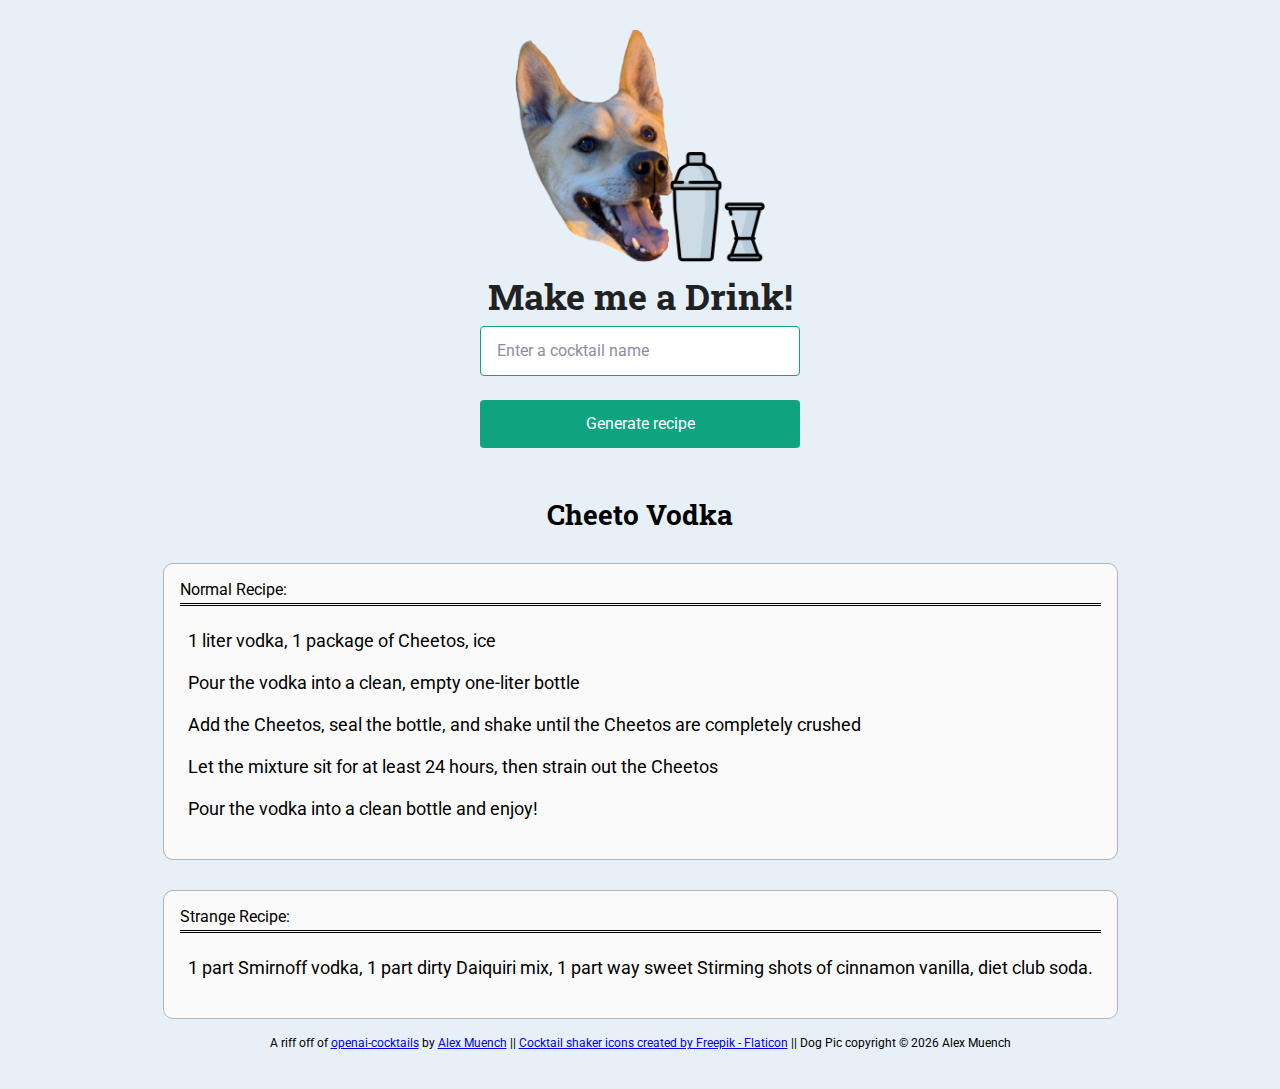
<file: test-file.html>
<!DOCTYPE html>

<head>
    <title>Bartender @ Dogshell.XYZ</title>
    <link rel="shortcut icon" href="/static/headerimg.ico" />
    <link rel="stylesheet" href="/static/main.css" />
    <script>
        window.parser = (sample) => {
            const split = sample.split(".");
            if (split.length > 1) {
                return split.join("<br/><br/>");
            }
            return sample;

        }
    </script>
</head>

<body>
    <main>
        <header class="header">
            <img src="/static/headerimg.png">
            <h3>Make me a Drink!</h3>
        </header>
        <form action="/" method="post">
            <input type="text" name="cocktail" placeholder="Enter a cocktail name" required />
            <input type="submit" value="Generate recipe" />
        </form>

        <div class="drink-output">
            <h4 class=" drinktitle">cheeto vodka</h4>
            <div class="normal-drink drink-card">
                <div class="drink-style">Normal Recipe:</div>
                <div class="result ">


                    <script>
                        document.write(window.parser("1 liter vodka, 1 package of Cheetos, ice. Pour the vodka into a clean, empty one-liter bottle. Add the Cheetos, seal the bottle, and shake until the Cheetos are completely crushed. Let the mixture sit for at least 24 hours, then strain out the Cheetos. Pour the vodka into a clean bottle and enjoy!"))

                    </script>

                    <!-- 1 liter vodka, 1 package of Cheetos, ice. Pour the vodka into a clean,
                    empty
                    one-liter bottle. Add the Cheetos, seal the bottle, and shake until the Cheetos are completely
                    crushed.
                    Let
                    the
                    mixture sit for at least 24 hours, then strain out the Cheetos. Pour the vodka into a clean bottle
                    and
                    enjoy! -->
                </div>
            </div>
            <div class="strange-drink drink-card">
                <div class="drink-style">Strange Recipe:</div>
                <div class="result">
                    1 part Smirnoff vodka, 1 part dirty Daiquiri mix, 1 part way sweet Stirming shots of cinnamon
                    vanilla,
                    diet
                    club
                    soda.
                </div>
            </div>
        </div>
    </main>
    <footer>
        <p>A riff off of <a href="https://github.com/andrrey/openai-cocktails" target="_blank">openai-cocktails</a> by
            <a href="https://alexmuen.ch" target="_blank">Alex Muench</a> || <a target="_blank"
                href="https://www.flaticon.com/free-icons/cocktail-shaker" title="cocktail shaker icons">Cocktail shaker
                icons
                created by Freepik - Flaticon</a> || Dog Pic copyright &copy;
            <script>document.write(new Date().getFullYear())</script> Alex Muench
        </p>

    </footer>
</body>
</file>
<file: static/main.css>
@import url("https://fonts.googleapis.com/css2?family=Roboto+Slab:wght@400;700&family=Roboto:wght@400;700&display=swap");

input {
  font-size: 16px;
  line-height: 24px;
  color: #353740;
  font-family: "Roboto", sans-serif;
}
body {
  padding-top: 30px;
  font-family: "Roboto", sans-serif;

  display: grid;
  grid-template: auto 1fr auto / 100%;
  justify-items: center;
  margin: 0;

  background-color: #e7eff7;
}

main {
  min-height: calc(100vh - 60px - 30px);
}

.header {
  text-align: center;
}

.header img {
  max-width: 250px;
}

.icon {
  width: 34px;
}
h3 {
  font-size: 36px;
  line-height: 40px;
  font-weight: bold;
  color: #202123;
  margin: 10px 0;
  font-family: "Roboto Slab", serif;
}
form {
  display: flex;
  flex-direction: column;
  width: 320px;
  margin: auto;
}
input[type="text"] {
  padding: 12px 16px;
  border: 1px solid #10a37f;
  border-radius: 4px;
  margin-bottom: 24px;
}
::placeholder {
  color: #8e8ea0;
  opacity: 1;
}
input[type="submit"] {
  padding: 12px 0;
  color: #fff;
  background-color: #10a37f;
  border: none;
  border-radius: 4px;
  text-align: center;
  cursor: pointer;
}

.drink-output {
  margin-top: 3rem;

  display: grid;
  max-width: 90vw;
  grid-template-rows: auto auto auto;
  gap: 30px;
}

.drink-output .drinktitle {
  margin: 0;
  text-align: center;

  text-transform: capitalize;
  font-family: "Roboto Slab", serif;

  font-size: 28px;
}

.drink-card {
  border: solid 1px #b4b4b4;
  padding: 1rem;
  border-radius: 10px;
  background-color: #fafafa;
}

.drink-style {
  margin-bottom: 1.5rem;
  border-bottom: double black;
  padding-bottom: 4px;
}

.result {
  margin-bottom: 1.5rem;
  padding: 0 0.5rem;
  font-size: 18px;
}

footer {
  font-size: 12px;
  min-height: 60px;
  display: grid;
  grid-template: 1fr / 1fr;
  justify-content: center;
  align-content: center;
  padding: 5px;
}
</file>
